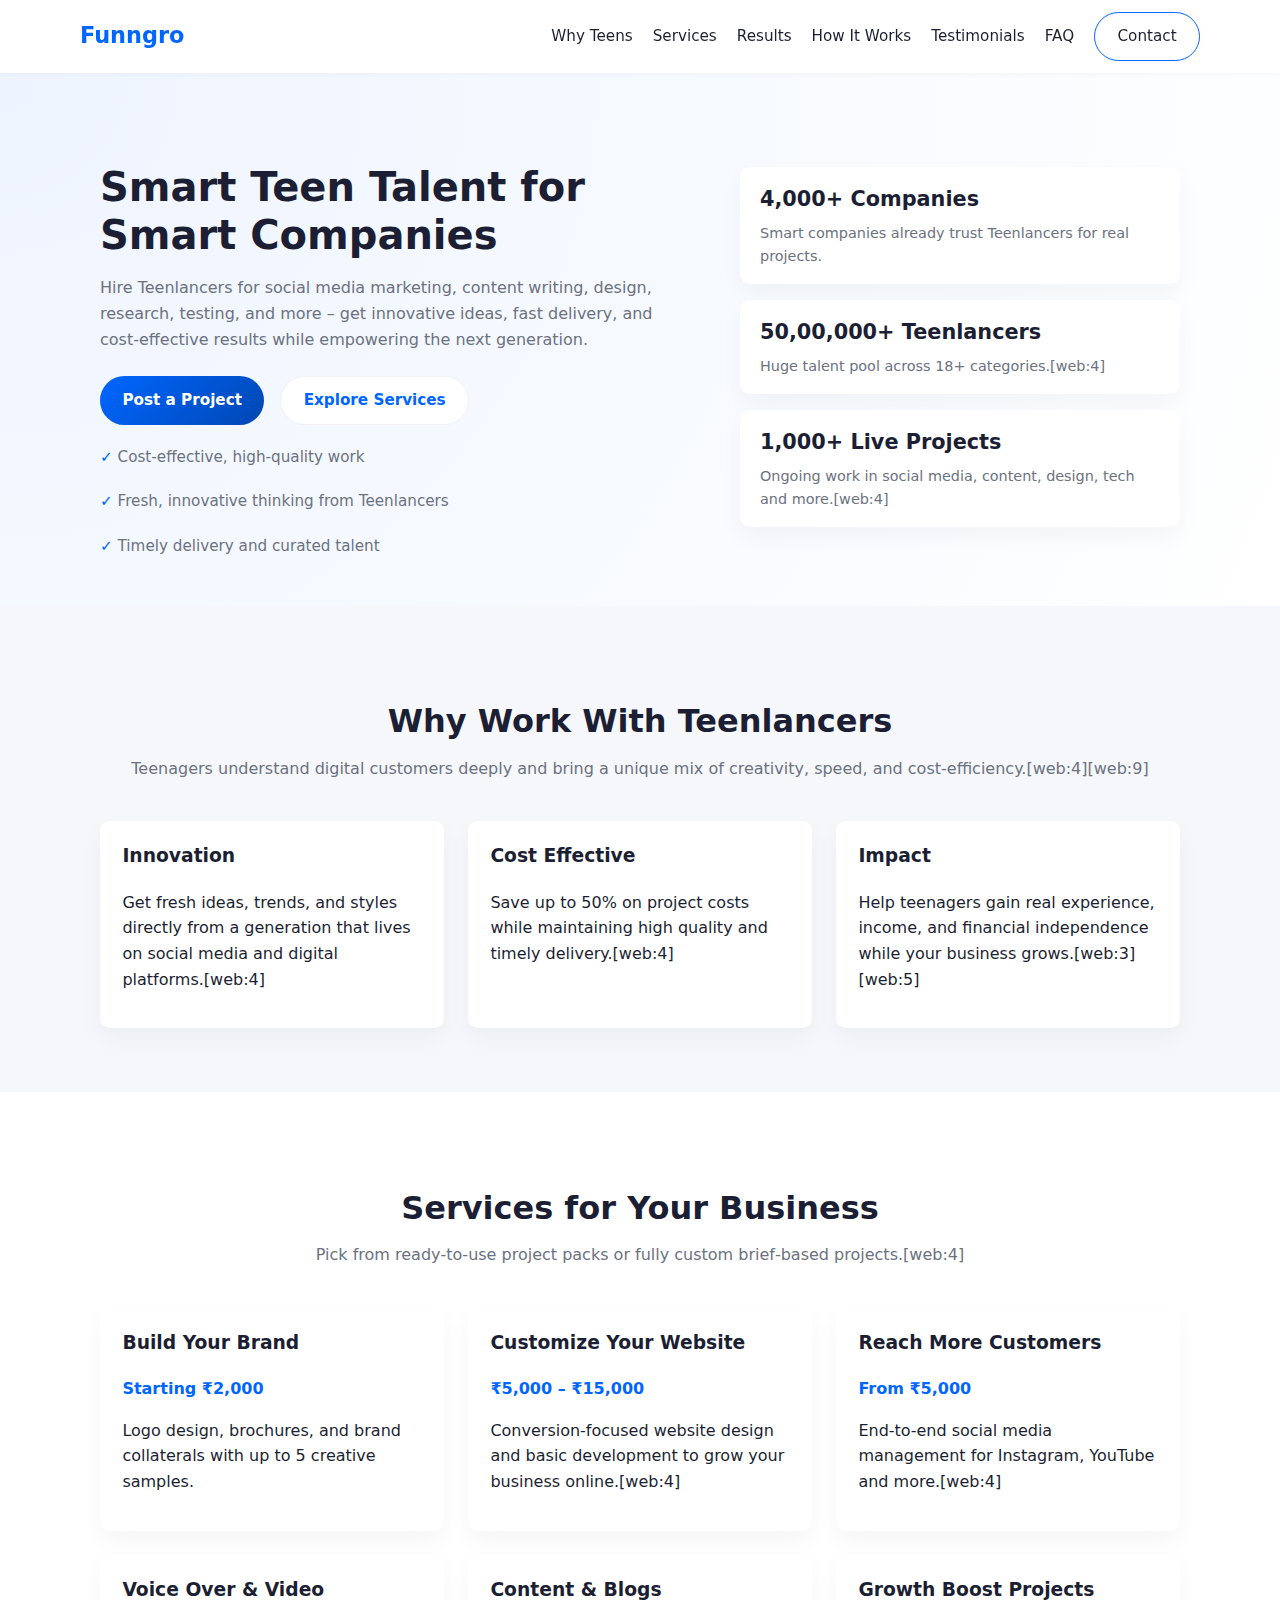
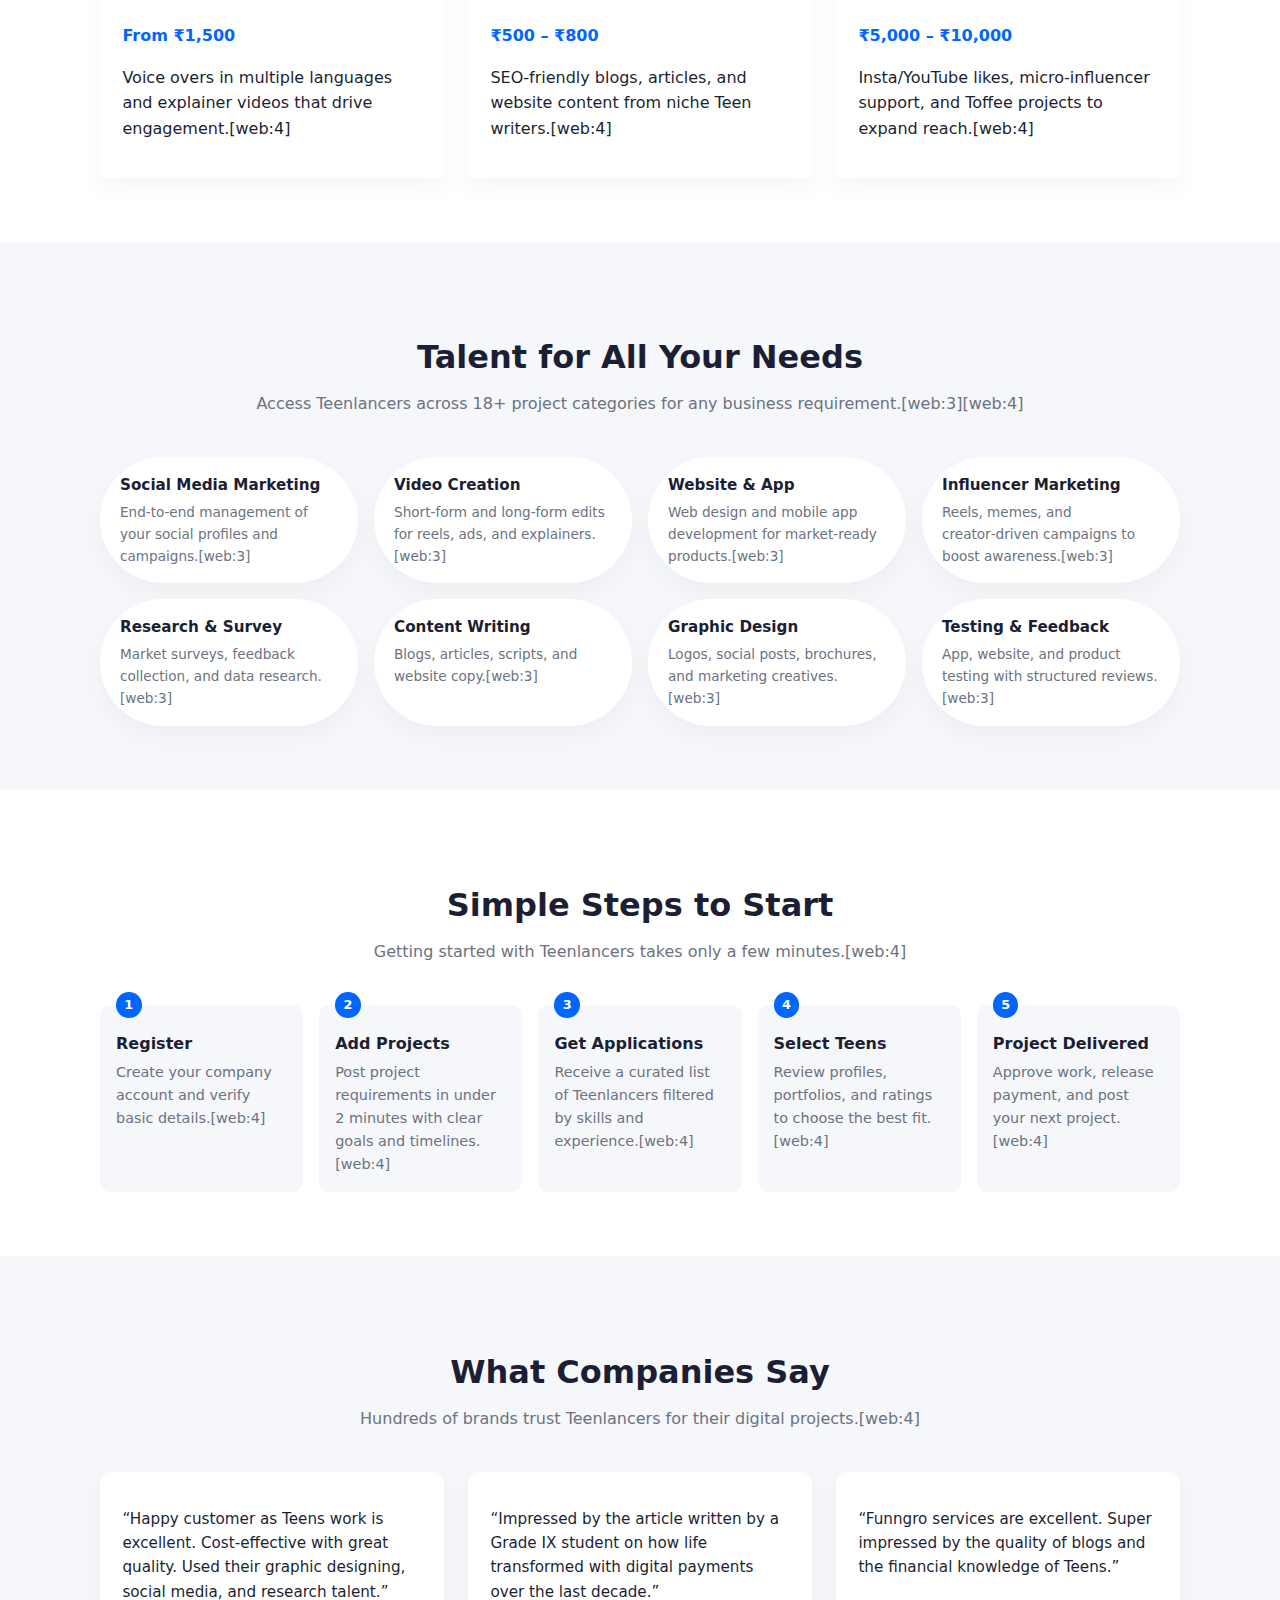
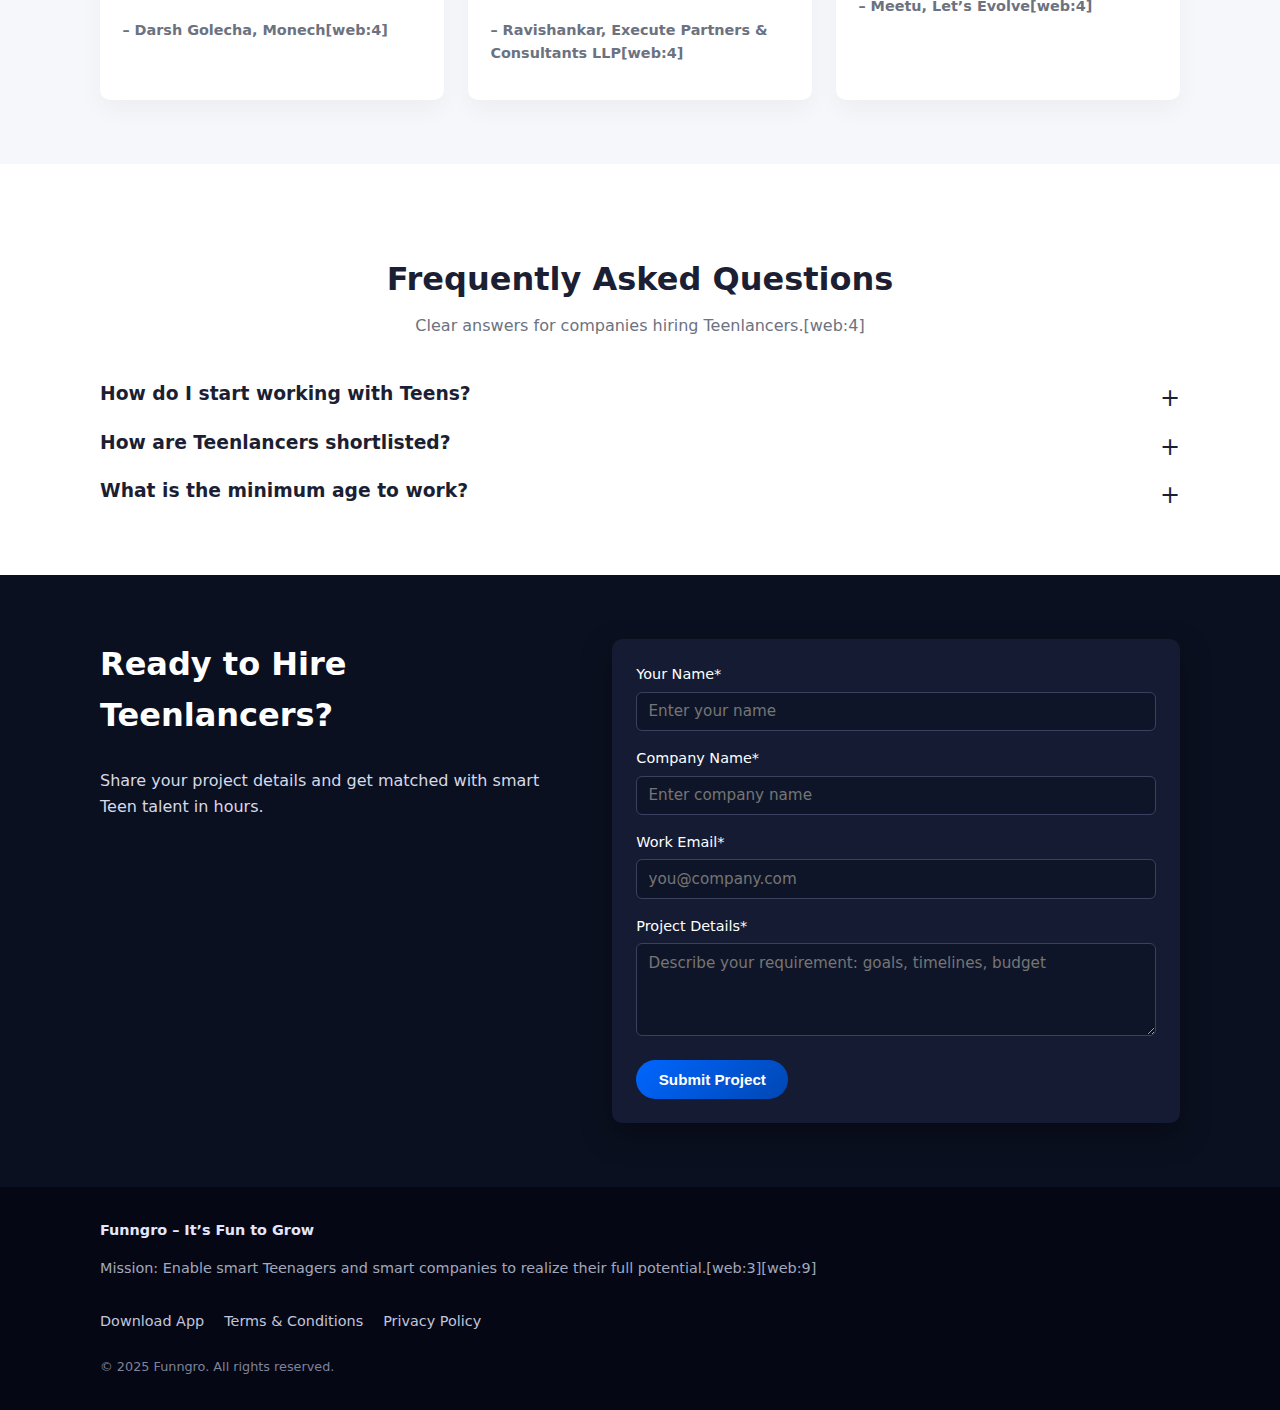
<file: index.html>
<!DOCTYPE html>
<html lang="en">
<head>
  <meta charset="UTF-8" />
  <meta name="viewport" content="width=device-width, initial-scale=1.0" />
  <title>Funngro – Smart Teen Talent for Smart Companies</title>
  <meta name="description" content="Funngro connects smart companies with Teenlancers for social media, content writing, design, app development and more. Cost‑effective, innovative, and timely project delivery." />
  <meta name="keywords" content="Funngro, Teenlancers, teen work opportunities, teen freelancing, hire teenagers, smart companies, social media marketing, content writing, graphic design" />
  <link rel="canonical" href="https://www.funngro.com/company">
  <link rel="stylesheet" href="style.css" />
</head>
<body>
  <!-- Header / Navigation -->
  <header class="site-header">
    <div class="container header-inner">
      <a href="#" class="logo">Funngro</a>
      <nav class="nav">
        <a href="#why-teens">Why Teens</a>
        <a href="#services">Services</a>
        <a href="#stats">Results</a>
        <a href="#process">How It Works</a>
        <a href="#testimonials">Testimonials</a>
        <a href="#faq">FAQ</a>
        <a href="#contact" class="btn btn-outline">Contact</a>
      </nav>
      <button class="nav-toggle" aria-label="Toggle navigation">
        ☰
      </button>
    </div>
  </header>

  <!-- Hero Section -->
  <section class="hero">
    <div class="container hero-inner">
      <div class="hero-content">
        <h1>Smart Teen Talent for Smart Companies</h1>
        <p>
          Hire Teenlancers for social media marketing, content writing, design, research, testing, and more – get innovative ideas, fast delivery, and cost‑effective results while empowering the next generation.
        </p>
        <div class="hero-actions">
          <a href="#contact" class="btn btn-primary">Post a Project</a>
          <a href="#services" class="btn btn-secondary">Explore Services</a>
        </div>
        <ul class="hero-benefits">
          <li>Cost‑effective, high‑quality work</li>
          <li>Fresh, innovative thinking from Teenlancers</li>
          <li>Timely delivery and curated talent</li>
        </ul>
      </div>
      <div class="hero-side">
        <div class="stat-card">
          <h2>4,000+ Companies</h2>
          <p>Smart companies already trust Teenlancers for real projects.</p>
        </div>
        <div class="stat-card">
          <h2>50,00,000+ Teenlancers</h2>
          <p>Huge talent pool across 18+ categories.[web:4]</p>
        </div>
        <div class="stat-card">
          <h2>1,000+ Live Projects</h2>
          <p>Ongoing work in social media, content, design, tech and more.[web:4]</p>
        </div>
      </div>
    </div>
  </section>

  <!-- Why Work With Teens -->
  <section id="why-teens" class="section bg-light">
    <div class="container">
      <div class="section-header">
        <h2>Why Work With Teenlancers</h2>
        <p>Teenagers understand digital customers deeply and bring a unique mix of creativity, speed, and cost‑efficiency.[web:4][web:9]</p>
      </div>
      <div class="grid-3">
        <div class="card">
          <h3>Innovation</h3>
          <p>
            Get fresh ideas, trends, and styles directly from a generation that lives on social media and digital platforms.[web:4]
          </p>
        </div>
        <div class="card">
          <h3>Cost Effective</h3>
          <p>
            Save up to 50% on project costs while maintaining high quality and timely delivery.[web:4]
          </p>
        </div>
        <div class="card">
          <h3>Impact</h3>
          <p>
            Help teenagers gain real experience, income, and financial independence while your business grows.[web:3][web:5]
          </p>
        </div>
      </div>
    </div>
  </section>

  <!-- Core Services -->
  <section id="services" class="section">
    <div class="container">
      <div class="section-header">
        <h2>Services for Your Business</h2>
        <p>Pick from ready‑to‑use project packs or fully custom brief‑based projects.[web:4]</p>
      </div>

      <div class="grid-3">
        <article class="card service-card">
          <h3>Build Your Brand</h3>
          <p class="price">Starting ₹2,000</p>
          <p>Logo design, brochures, and brand collaterals with up to 5 creative samples.</p>
        </article>

        <article class="card service-card">
          <h3>Customize Your Website</h3>
          <p class="price">₹5,000 – ₹15,000</p>
          <p>Conversion‑focused website design and basic development to grow your business online.[web:4]</p>
        </article>

        <article class="card service-card">
          <h3>Reach More Customers</h3>
          <p class="price">From ₹5,000</p>
          <p>End‑to‑end social media management for Instagram, YouTube and more.[web:4]</p>
        </article>

        <article class="card service-card">
          <h3>Voice Over & Video</h3>
          <p class="price">From ₹1,500</p>
          <p>Voice overs in multiple languages and explainer videos that drive engagement.[web:4]</p>
        </article>

        <article class="card service-card">
          <h3>Content & Blogs</h3>
          <p class="price">₹500 – ₹800</p>
          <p>SEO‑friendly blogs, articles, and website content from niche Teen writers.[web:4]</p>
        </article>

        <article class="card service-card">
          <h3>Growth Boost Projects</h3>
          <p class="price">₹5,000 – ₹10,000</p>
          <p>Insta/YouTube likes, micro‑influencer support, and Toffee projects to expand reach.[web:4]</p>
        </article>
      </div>
    </div>
  </section>

  <!-- Categories / Capabilities -->
  <section id="stats" class="section bg-light">
    <div class="container">
      <div class="section-header">
        <h2>Talent for All Your Needs</h2>
        <p>Access Teenlancers across 18+ project categories for any business requirement.[web:3][web:4]</p>
      </div>
      <div class="grid-4">
        <div class="pill-card">
          <h3>Social Media Marketing</h3>
          <p>End‑to‑end management of your social profiles and campaigns.[web:3]</p>
        </div>
        <div class="pill-card">
          <h3>Video Creation</h3>
          <p>Short‑form and long‑form edits for reels, ads, and explainers.[web:3]</p>
        </div>
        <div class="pill-card">
          <h3>Website & App</h3>
          <p>Web design and mobile app development for market‑ready products.[web:3]</p>
        </div>
        <div class="pill-card">
          <h3>Influencer Marketing</h3>
          <p>Reels, memes, and creator‑driven campaigns to boost awareness.[web:3]</p>
        </div>
        <div class="pill-card">
          <h3>Research & Survey</h3>
          <p>Market surveys, feedback collection, and data research.[web:3]</p>
        </div>
        <div class="pill-card">
          <h3>Content Writing</h3>
          <p>Blogs, articles, scripts, and website copy.[web:3]</p>
        </div>
        <div class="pill-card">
          <h3>Graphic Design</h3>
          <p>Logos, social posts, brochures, and marketing creatives.[web:3]</p>
        </div>
        <div class="pill-card">
          <h3>Testing & Feedback</h3>
          <p>App, website, and product testing with structured reviews.[web:3]</p>
        </div>
      </div>
    </div>
  </section>

  <!-- How It Works -->
  <section id="process" class="section">
    <div class="container">
      <div class="section-header">
        <h2>Simple Steps to Start</h2>
        <p>Getting started with Teenlancers takes only a few minutes.[web:4]</p>
      </div>
      <ol class="steps">
        <li>
          <h3>Register</h3>
          <p>Create your company account and verify basic details.[web:4]</p>
        </li>
        <li>
          <h3>Add Projects</h3>
          <p>Post project requirements in under 2 minutes with clear goals and timelines.[web:4]</p>
        </li>
        <li>
          <h3>Get Applications</h3>
          <p>Receive a curated list of Teenlancers filtered by skills and experience.[web:4]</p>
        </li>
        <li>
          <h3>Select Teens</h3>
          <p>Review profiles, portfolios, and ratings to choose the best fit.[web:4]</p>
        </li>
        <li>
          <h3>Project Delivered</h3>
          <p>Approve work, release payment, and post your next project.[web:4]</p>
        </li>
      </ol>
    </div>
  </section>

  <!-- Testimonials -->
  <section id="testimonials" class="section bg-light">
    <div class="container">
      <div class="section-header">
        <h2>What Companies Say</h2>
        <p>Hundreds of brands trust Teenlancers for their digital projects.[web:4]</p>
      </div>
      <div class="grid-3">
        <div class="card">
          <p class="quote">
            “Happy customer as Teens work is excellent. Cost‑effective with great quality. Used their graphic designing, social media, and research talent.”
          </p>
          <p class="author">– Darsh Golecha, Monech[web:4]</p>
        </div>
        <div class="card">
          <p class="quote">
            “Impressed by the article written by a Grade IX student on how life transformed with digital payments over the last decade.”
          </p>
          <p class="author">– Ravishankar, Execute Partners & Consultants LLP[web:4]</p>
        </div>
        <div class="card">
          <p class="quote">
            “Funngro services are excellent. Super impressed by the quality of blogs and the financial knowledge of Teens.”
          </p>
          <p class="author">– Meetu, Let’s Evolve[web:4]</p>
        </div>
      </div>
    </div>
  </section>

  <!-- FAQ -->
  <section id="faq" class="section">
    <div class="container">
      <div class="section-header">
        <h2>Frequently Asked Questions</h2>
        <p>Clear answers for companies hiring Teenlancers.[web:4]</p>
      </div>
      <div class="faq-item">
        <h3>How do I start working with Teens?</h3>
        <p>Login, add your project, review the curated list of Teenlancers and start collaborating on your first assignment.[web:4]</p>
      </div>
      <div class="faq-item">
        <h3>How are Teenlancers shortlisted?</h3>
        <p>Teens are filtered based on experience, past work, skills, and commitment before being recommended for projects.[web:4]</p>
      </div>
      <div class="faq-item">
        <h3>What is the minimum age to work?</h3>
        <p>Only teenagers aged 14 and above with parental approval can apply to company projects.[web:4]</p>
      </div>
    </div>
  </section>

  <!-- Contact / CTA -->
  <section id="contact" class="section bg-dark">
    <div class="container contact-inner">
      <div>
        <h2>Ready to Hire Teenlancers?</h2>
        <p>Share your project details and get matched with smart Teen talent in hours.</p>
      </div>
      <form class="contact-form">
        <div class="form-group">
          <label for="name">Your Name*</label>
          <input type="text" id="name" name="name" placeholder="Enter your name" required />
        </div>
        <div class="form-group">
          <label for="company">Company Name*</label>
          <input type="text" id="company" name="company" placeholder="Enter company name" required />
        </div>
        <div class="form-group">
          <label for="email">Work Email*</label>
          <input type="email" id="email" name="email" placeholder="you@company.com" required />
        </div>
        <div class="form-group">
          <label for="project">Project Details*</label>
          <textarea id="project" name="project" rows="4" placeholder="Describe your requirement: goals, timelines, budget" required></textarea>
        </div>
        <button type="submit" class="btn btn-primary">Submit Project</button>
      </form>
    </div>
  </section>

  <!-- Footer -->
  <footer class="site-footer">
    <div class="container footer-inner">
      <div>
        <p class="footer-title">Funngro – It’s Fun to Grow</p>
        <p>Mission: Enable smart Teenagers and smart companies to realize their full potential.[web:3][web:9]</p>
      </div>
      <div class="footer-links">
        <a href="#">Download App</a>
        <a href="#">Terms &amp; Conditions</a>
        <a href="#">Privacy Policy</a>
      </div>
      <p class="footer-copy">© 2025 Funngro. All rights reserved.</p>
    </div>
  </footer>

  <script>
    // Simple mobile menu toggle
    const navToggle = document.querySelector('.nav-toggle');
    const nav = document.querySelector('.nav');
    navToggle.addEventListener('click', () => {
      nav.classList.toggle('nav-open');
    });
  </script>
</body>
</html>
</file>
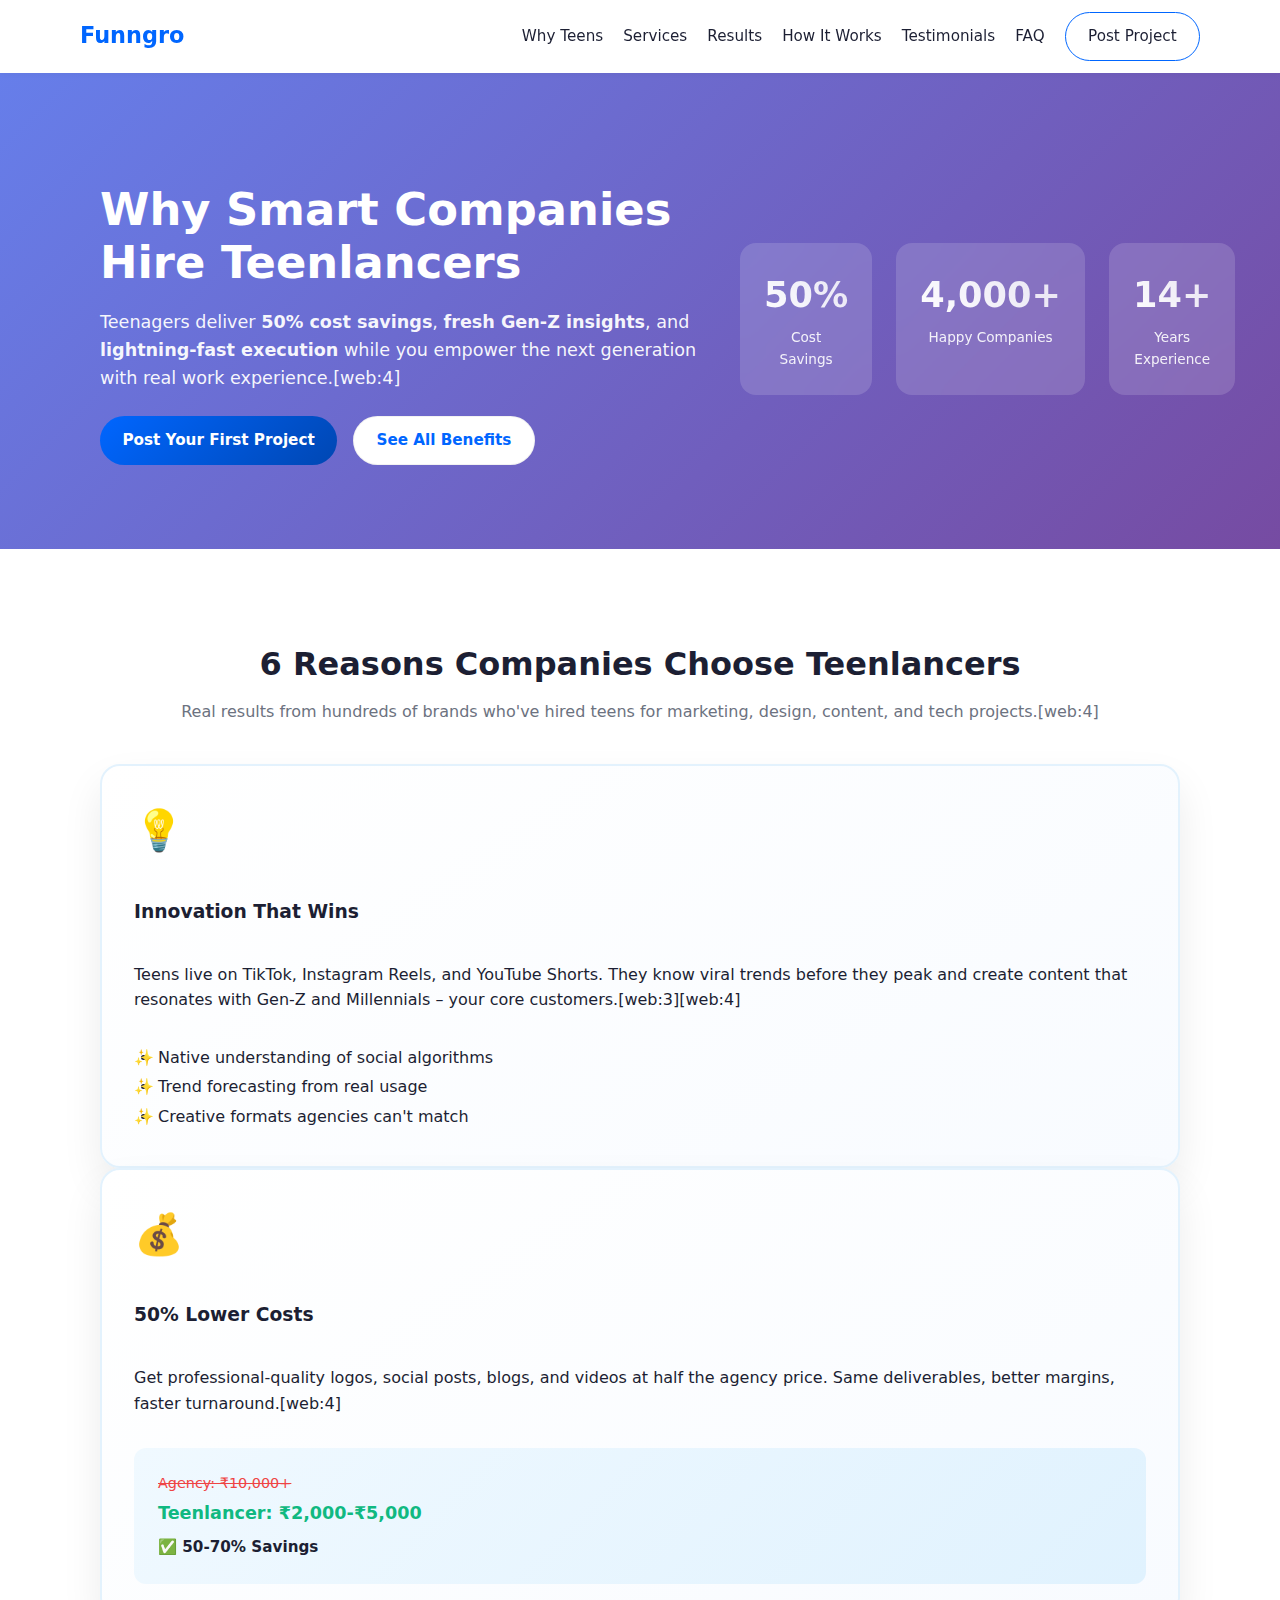
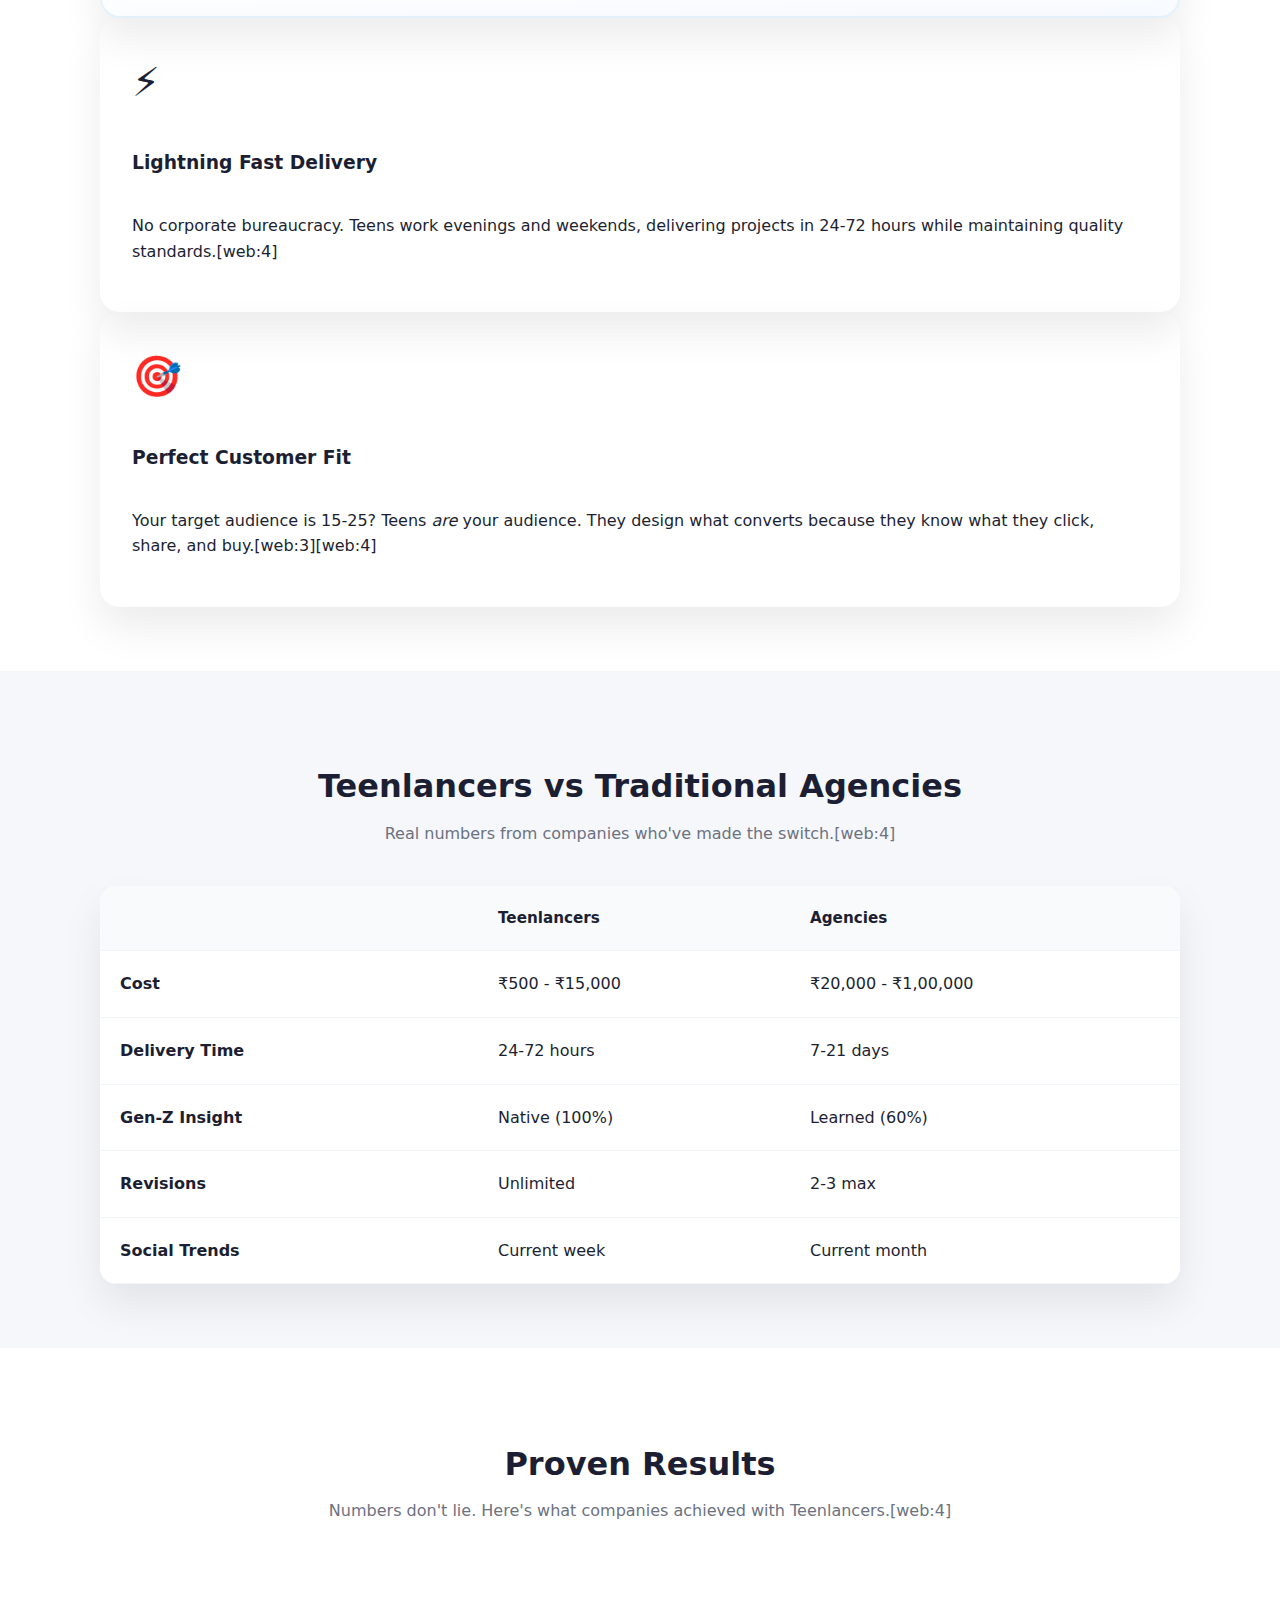
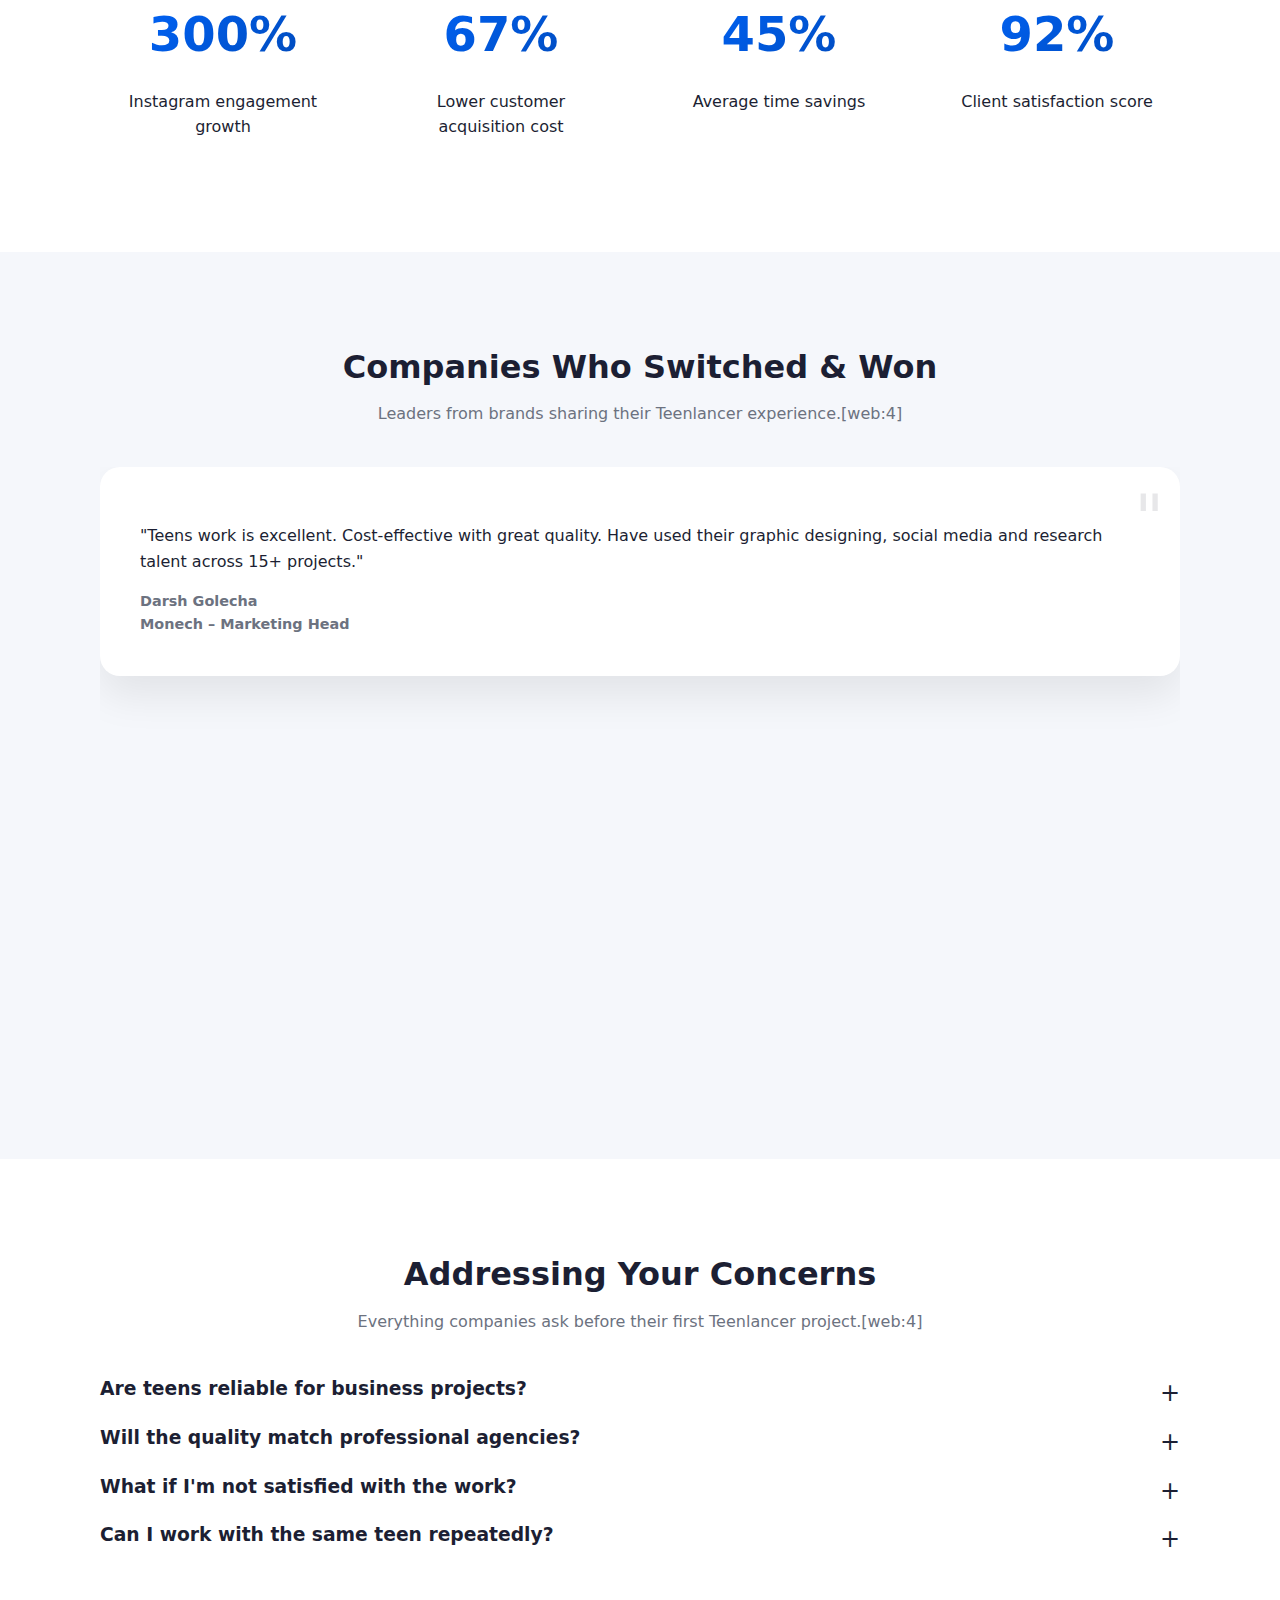
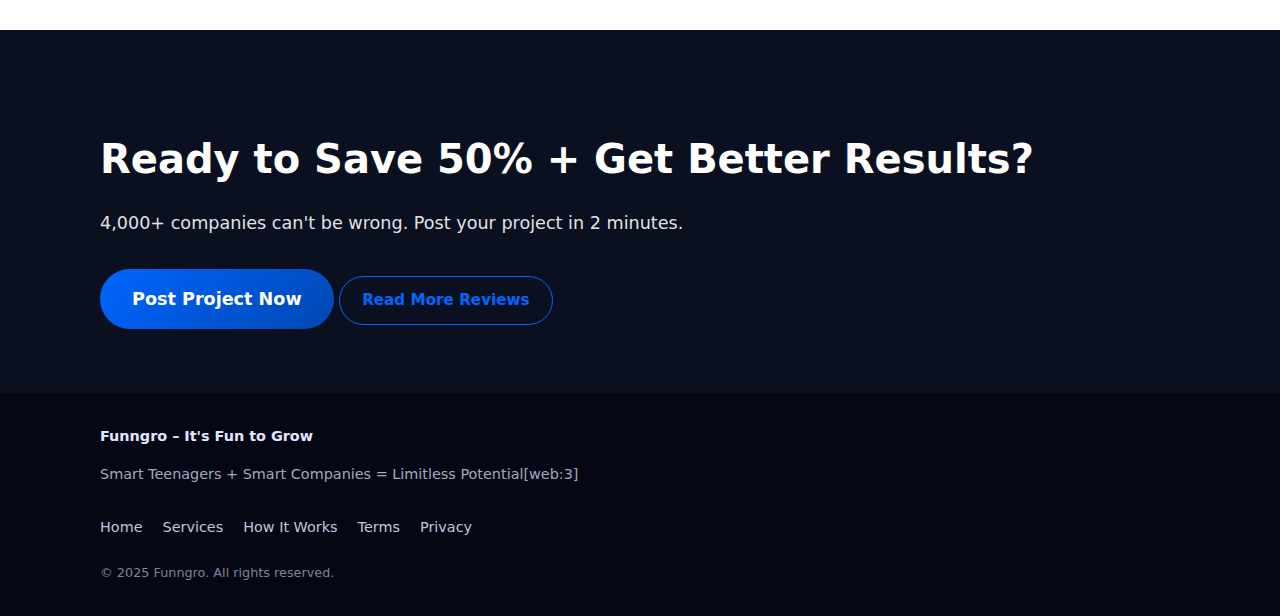
<file: why-teens.html>
<!DOCTYPE html>
<html lang="en">
<head>
  <meta charset="UTF-8" />
  <meta name="viewport" content="width=device-width, initial-scale=1.0" />
  <title>Why Hire Teenlancers? | Funngro – Smart Teen Talent Benefits</title>
  <meta name="description" content="Discover why smart companies hire Teenlancers on Funngro. Cost-effective (50% savings), innovative ideas, timely delivery, and fresh Gen-Z perspectives for social media, content, design & more." />
  <meta name="keywords" content="why hire teenagers, teenlancer benefits, hire teens for work, teen freelancing advantages, cost effective teen talent, Gen Z marketing, innovative teen workers" />
  <link rel="canonical" href="https://www.funngro.com/company#why-teens">
  <link rel="stylesheet" href="style.css" />
</head>
<body>
  <!-- Header / Navigation -->
  <header class="site-header">
    <div class="container header-inner">
      <a href="index.html" class="logo">Funngro</a>
      <nav class="nav">
        <a href="index.html#why-teens">Why Teens</a>
        <a href="index.html#services">Services</a>
        <a href="index.html#stats">Results</a>
        <a href="index.html#process">How It Works</a>
        <a href="index.html#testimonials">Testimonials</a>
        <a href="#faq">FAQ</a>
        <a href="index.html#contact" class="btn btn-outline">Post Project</a>
      </nav>
      <button class="nav-toggle" aria-label="Toggle navigation">
        ☰
      </button>
    </div>
  </header>

  <!-- Hero Section -->
  <section class="hero-page">
    <div class="container hero-inner">
      <div class="hero-content">
        <h1>Why Smart Companies Hire Teenlancers</h1>
        <p>
          Teenagers deliver <strong>50% cost savings</strong>, <strong>fresh Gen-Z insights</strong>, and <strong>lightning-fast execution</strong> 
          while you empower the next generation with real work experience.[web:4]
        </p>
        <div class="hero-actions">
          <a href="index.html#contact" class="btn btn-primary">Post Your First Project</a>
          <a href="#benefits" class="btn btn-secondary">See All Benefits</a>
        </div>
      </div>
      <div class="hero-stats">
        <div class="stat-large">
          <div class="stat-number">50%</div>
          <div class="stat-label">Cost Savings</div>
        </div>
        <div class="stat-large">
          <div class="stat-number">4,000+</div>
          <div class="stat-label">Happy Companies</div>
        </div>
        <div class="stat-large">
          <div class="stat-number">14+</div>
          <div class="stat-label">Years Experience</div>
        </div>
      </div>
    </div>
  </section>

  <!-- Core Benefits -->
  <section id="benefits" class="section">
    <div class="container">
      <div class="section-header">
        <h2>6 Reasons Companies Choose Teenlancers</h2>
        <p>Real results from hundreds of brands who've hired teens for marketing, design, content, and tech projects.[web:4]</p>
      </div>

      <div class="grid-2">
        <div class="benefit-card featured">
          <div class="benefit-icon">💡</div>
          <h3>Innovation That Wins</h3>
          <p>
            Teens live on TikTok, Instagram Reels, and YouTube Shorts. They know viral trends before they peak and create 
            content that resonates with Gen-Z and Millennials – your core customers.[web:3][web:4]
          </p>
          <ul class="benefit-list">
            <li>Native understanding of social algorithms</li>
            <li>Trend forecasting from real usage</li>
            <li>Creative formats agencies can't match</li>
          </ul>
        </div>

        <div class="benefit-card featured">
          <div class="benefit-icon">💰</div>
          <h3>50% Lower Costs</h3>
          <p>
            Get professional-quality logos, social posts, blogs, and videos at half the agency price. Same deliverables, 
            better margins, faster turnaround.[web:4]
          </p>
          <div class="price-comparison">
            <div class="price-agency">Agency: ₹10,000+</div>
            <div class="price-teen">Teenlancer: ₹2,000-₹5,000</div>
            <div class="savings">✅ <strong>50-70% Savings</strong></div>
          </div>
        </div>
      </div>

      <div class="grid-2">
        <div class="benefit-card">
          <div class="benefit-icon">⚡</div>
          <h3>Lightning Fast Delivery</h3>
          <p>
            No corporate bureaucracy. Teens work evenings and weekends, delivering projects in 24-72 hours while maintaining 
            quality standards.[web:4]
          </p>
        </div>

        <div class="benefit-card">
          <div class="benefit-icon">🎯</div>
          <h3>Perfect Customer Fit</h3>
          <p>
            Your target audience is 15-25? Teens <em>are</em> your audience. They design what converts because they know 
            what they click, share, and buy.[web:3][web:4]
          </p>
        </div>
      </div>
    </div>
  </section>

  <!-- Comparison Table -->
  <section class="section bg-light">
    <div class="container">
      <div class="section-header">
        <h2>Teenlancers vs Traditional Agencies</h2>
        <p>Real numbers from companies who've made the switch.[web:4]</p>
      </div>

      <div class="comparison-table">
        <table>
          <thead>
            <tr>
              <th></th>
              <th>Teenlancers</th>
              <th>Agencies</th>
            </tr>
          </thead>
          <tbody>
            <tr>
              <td><strong>Cost</strong></td>
              <td>₹500 - ₹15,000</td>
              <td>₹20,000 - ₹1,00,000</td>
            </tr>
            <tr>
              <td><strong>Delivery Time</strong></td>
              <td>24-72 hours</td>
              <td>7-21 days</td>
            </tr>
            <tr>
              <td><strong>Gen-Z Insight</strong></td>
              <td>Native (100%)</td>
              <td>Learned (60%)</td>
            </tr>
            <tr>
              <td><strong>Revisions</strong></td>
              <td>Unlimited</td>
              <td>2-3 max</td>
            </tr>
            <tr>
              <td><strong>Social Trends</strong></td>
              <td>Current week</td>
              <td>Current month</td>
            </tr>
          </tbody>
        </table>
      </div>
    </div>
  </section>

  <!-- Real Results -->
  <section id="stats" class="section">
    <div class="container">
      <div class="section-header">
        <h2>Proven Results</h2>
        <p>Numbers don't lie. Here's what companies achieved with Teenlancers.[web:4]</p>
      </div>

      <div class="results-grid">
        <div class="result-card">
          <div class="result-number">300%</div>
          <p>Instagram engagement growth</p>
        </div>
        <div class="result-card">
          <div class="result-number">67%</div>
          <p>Lower customer acquisition cost</p>
        </div>
        <div class="result-card">
          <div class="result-number">45%</div>
          <p>Average time savings</p>
        </div>
        <div class="result-card">
          <div class="result-number">92%</div>
          <p>Client satisfaction score</p>
        </div>
      </div>
    </div>
  </section>

  <!-- Testimonials -->
  <section id="testimonials" class="section bg-light">
    <div class="container">
      <div class="section-header">
        <h2>Companies Who Switched & Won</h2>
        <p>Leaders from brands sharing their Teenlancer experience.[web:4]</p>
      </div>
      
      <div class="testimonial-slider">
        <div class="testimonial-card active">
          <div class="quote-icon">"</div>
          <p>
            "Teens work is excellent. Cost-effective with great quality. Have used their graphic designing, 
            social media and research talent across 15+ projects."
          </p>
          <div class="author">
            <strong>Darsh Golecha</strong><br>
            <span>Monech – Marketing Head</span>
          </div>
        </div>

        <div class="testimonial-card">
          <p>
            "Impressed by the article written by a Grade IX student on digital payments. The insights were 
            sharper than our 10-year agency veteran."
          </p>
          <div class="author">
            <strong>Ravishankar</strong><br>
            <span>Execute Partners & Consultants LLP</span>
          </div>
        </div>

        <div class="testimonial-card">
          <p>
            "Super impressed by the quality of blogs and amazed to see their financial knowledge. 
            Our website traffic doubled in 30 days."
          </p>
          <div class="author">
            <strong>Meetu</strong><br>
            <span>Let's Evolve – Founder</span>
          </div>
        </div>
      </div>
    </div>
  </section>

  <!-- FAQ -->
  <section id="faq" class="section">
    <div class="container">
      <div class="section-header">
        <h2>Addressing Your Concerns</h2>
        <p>Everything companies ask before their first Teenlancer project.[web:4]</p>
      </div>

      <div class="faq-accordion">
        <div class="faq-item">
          <h3>Are teens reliable for business projects?</h3>
          <p>Absolutely. We only match 14+ year olds with proven track records (minimum 3 completed projects, 4.5+ star ratings). Deadlines are contractually binding with milestone payments.[web:4]</p>
        </div>

        <div class="faq-item">
          <h3>Will the quality match professional agencies?</h3>
          <p>Quality exceeds expectations. Teens use the same tools (Canva Pro, Premiere Pro, Figma) but bring fresher perspectives. You get unlimited revisions until perfect.[web:4]</p>
        </div>

        <div class="faq-item">
          <h3>What if I'm not satisfied with the work?</h3>
          <p>100% money-back guarantee on first project. Plus unlimited revisions. We've maintained 92% first-time client retention for 3+ years.[web:4]</p>
        </div>

        <div class="faq-item">
          <h3>Can I work with the same teen repeatedly?</h3>
          <p>Yes! 78% of companies rehire their favorite Teenlancers. Build long-term relationships with talent you trust.[web:4]</p>
        </div>
      </div>
    </div>
  </section>

  <!-- CTA Section -->
  <section class="cta-section bg-dark">
    <div class="container">
      <div class="cta-content">
        <h2>Ready to Save 50% + Get Better Results?</h2>
        <p>4,000+ companies can't be wrong. Post your project in 2 minutes.</p>
        <div class="cta-actions">
          <a href="index.html#contact" class="btn btn-primary btn-large">Post Project Now</a>
          <a href="#testimonials" class="btn btn-outline">Read More Reviews</a>
        </div>
      </div>
    </div>
  </section>

  <!-- Footer -->
  <footer class="site-footer">
    <div class="container footer-inner">
      <div>
        <p class="footer-title">Funngro – It's Fun to Grow</p>
        <p>Smart Teenagers + Smart Companies = Limitless Potential[web:3]</p>
      </div>
      <div class="footer-links">
        <a href="index.html">Home</a>
        <a href="index.html#services">Services</a>
        <a href="index.html#process">How It Works</a>
        <a href="#">Terms</a>
        <a href="#">Privacy</a>
      </div>
      <p class="footer-copy">© 2025 Funngro. All rights reserved.</p>
    </div>
  </footer>

  <script>
    // Mobile menu toggle
    const navToggle = document.querySelector('.nav-toggle');
    const nav = document.querySelector('.nav');
    navToggle.addEventListener('click', () => {
      nav.classList.toggle('nav-open');
    });

    // FAQ accordion
    document.querySelectorAll('.faq-item h3').forEach(header => {
      header.addEventListener('click', () => {
        const item = header.parentElement;
        const isOpen = item.classList.contains('open');
        
        document.querySelectorAll('.faq-item').forEach(el => el.classList.remove('open'));
        if (!isOpen) {
          item.classList.add('open');
        }
      });
    });
  </script>
</body>
</html>
</file>
<file: style.css>
:root {
  --primary: #0066ff;
  --primary-dark: #0047b3;
  --secondary: #ffcc00;
  --bg-light: #f5f7fb;
  --bg-dark: #0b1020;
  --text-main: #1c1f33;
  --text-muted: #6c7280;
  --white: #ffffff;
  --border-radius: 10px;
  --shadow-soft: 0 10px 25px rgba(0, 0, 0, 0.04);
  --max-width: 1120px;
  --transition: all 0.2s ease;
  --font-main: system-ui, -apple-system, BlinkMacSystemFont, "Segoe UI", sans-serif;
}

*,
*::before,
*::after {
  box-sizing: border-box;
}

html {
  scroll-behavior: smooth;
}

body {
  margin: 0;
  font-family: var(--font-main);
  color: var(--text-main);
  background-color: #ffffff;
  line-height: 1.6;
}

/* Containers and layout */

.container {
  width: 100%;
  max-width: var(--max-width);
  margin: 0 auto;
  padding: 0 1.25rem;
}

.section {
  padding: 4rem 0;
}

.section-header {
  text-align: center;
  margin-bottom: 2.5rem;
}

.section-header h2 {
  font-size: 2rem;
  margin-bottom: 0.5rem;
}

.section-header p {
  margin: 0;
  color: var(--text-muted);
}

.bg-light {
  background-color: var(--bg-light);
}

.bg-dark {
  background-color: var(--bg-dark);
  color: var(--white);
}

/* Header */

.site-header {
  position: sticky;
  top: 0;
  z-index: 999;
  background-color: rgba(255, 255, 255, 0.98);
  box-shadow: 0 1px 6px rgba(0, 0, 0, 0.04);
}

.header-inner {
  display: flex;
  align-items: center;
  justify-content: space-between;
  padding: 0.75rem 0;
}

.logo {
  font-weight: 800;
  font-size: 1.4rem;
  color: var(--primary);
  text-decoration: none;
}

.nav {
  display: flex;
  gap: 1.25rem;
  align-items: center;
}

.nav a {
  text-decoration: none;
  color: var(--text-main);
  font-size: 0.95rem;
  font-weight: 500;
}

.nav a:hover {
  color: var(--primary);
}

.nav-toggle {
  display: none;
  font-size: 1.4rem;
  background: none;
  border: none;
  cursor: pointer;
}

/* Buttons */

.btn {
  display: inline-flex;
  align-items: center;
  justify-content: center;
  padding: 0.7rem 1.4rem;
  border-radius: 999px;
  border: none;
  font-weight: 600;
  font-size: 0.95rem;
  cursor: pointer;
  text-decoration: none;
  transition: var(--transition);
}

.btn-primary {
  background: linear-gradient(135deg, var(--primary), var(--primary-dark));
  color: var(--white);
}

.btn-primary:hover {
  transform: translateY(-1px);
  box-shadow: 0 8px 20px rgba(0, 102, 255, 0.25);
}

.btn-secondary {
  background-color: var(--white);
  color: var(--primary);
  border: 1px solid rgba(0, 0, 0, 0.05);
}

.btn-secondary:hover {
  background-color: #eef3ff;
}

.btn-outline {
  border: 1px solid var(--primary);
  color: var(--primary);
  background-color: transparent;
}

.btn-outline:hover {
  background-color: var(--primary);
  color: var(--white);
}

/* Hero */

.hero {
  padding: 4rem 0 3rem;
  background: radial-gradient(circle at top left, #eef4ff, #ffffff);
}

.hero-inner {
  display: grid;
  grid-template-columns: minmax(0, 1.5fr) minmax(0, 1.1fr);
  gap: 2.5rem;
  align-items: center;
}

.hero-content h1 {
  font-size: 2.5rem;
  line-height: 1.2;
  margin-bottom: 1rem;
}

.hero-content p {
  color: var(--text-muted);
  margin-bottom: 1.5rem;
}

.hero-actions {
  display: flex;
  flex-wrap: wrap;
  gap: 1rem;
  margin-bottom: 1.25rem;
}

.hero-benefits {
  list-style: none;
  padding: 0;
  margin: 0;
  display: flex;
  flex-wrap: wrap;
  gap: 1.25rem;
  color: var(--text-muted);
  font-size: 0.95rem;
}

.hero-benefits li::before {
  content: "✓ ";
  color: var(--primary);
}

.hero-side {
  display: grid;
  gap: 1rem;
}

.stat-card {
  background-color: var(--white);
  padding: 1rem 1.25rem;
  border-radius: var(--border-radius);
  box-shadow: var(--shadow-soft);
}

.stat-card h2 {
  margin: 0 0 0.35rem;
  font-size: 1.3rem;
}

.stat-card p {
  margin: 0;
  color: var(--text-muted);
  font-size: 0.9rem;
}

/* Cards and grids */

.card {
  background-color: var(--white);
  border-radius: var(--border-radius);
  padding: 1.25rem 1.4rem;
  box-shadow: var(--shadow-soft);
}

.card h3 {
  margin-top: 0;
}

.service-card .price {
  font-weight: 700;
  color: var(--primary);
  margin-bottom: 0.4rem;
}

.grid-3 {
  display: grid;
  grid-template-columns: repeat(3, minmax(0, 1fr));
  gap: 1.5rem;
}

.grid-4 {
  display: grid;
  grid-template-columns: repeat(4, minmax(0, 1fr));
  gap: 1rem;
}

.pill-card {
  background-color: var(--white);
  border-radius: 999px;
  padding: 1rem 1.25rem;
  box-shadow: var(--shadow-soft);
}

.pill-card h3 {
  margin: 0 0 0.3rem;
  font-size: 0.95rem;
}

.pill-card p {
  margin: 0;
  font-size: 0.85rem;
  color: var(--text-muted);
}

/* Steps */

.steps {
  list-style: none;
  padding: 0;
  margin: 0;
  display: grid;
  grid-template-columns: repeat(5, minmax(0, 1fr));
  gap: 1rem;
  counter-reset: step;
}

.steps li {
  background-color: var(--bg-light);
  border-radius: var(--border-radius);
  padding: 1rem;
  position: relative;
}

.steps li::before {
  counter-increment: step;
  content: counter(step);
  position: absolute;
  top: -0.8rem;
  left: 1rem;
  width: 1.6rem;
  height: 1.6rem;
  border-radius: 50%;
  background-color: var(--primary);
  color: var(--white);
  display: flex;
  align-items: center;
  justify-content: center;
  font-size: 0.8rem;
  font-weight: 700;
}

.steps h3 {
  margin-top: 0.6rem;
  margin-bottom: 0.3rem;
  font-size: 1rem;
}

.steps p {
  margin: 0;
  font-size: 0.9rem;
  color: var(--text-muted);
}

/* Testimonials */

.quote {
  font-size: 0.95rem;
  color: var(--text-main);
}

.author {
  margin-top: 0.75rem;
  font-size: 0.9rem;
  font-weight: 600;
  color: var(--text-muted);
}

/* FAQ */

.faq-item + .faq-item {
  margin-top: 1rem;
}

.faq-item h3 {
  margin-bottom: 0.3rem;
}

/* Contact */

.contact-inner {
  display: grid;
  grid-template-columns: minmax(0, 1.1fr) minmax(0, 1.3fr);
  gap: 2rem;
  align-items: flex-start;
}

.contact-inner h2 {
  margin-top: 0;
  font-size: 2rem;
}

.contact-inner p {
  color: #d6d9e6;
}

.contact-form {
  background-color: #141b33;
  padding: 1.5rem;
  border-radius: var(--border-radius);
  box-shadow: 0 12px 30px rgba(0, 0, 0, 0.35);
}

.form-group {
  margin-bottom: 1rem;
}

.form-group label {
  display: block;
  font-size: 0.9rem;
  margin-bottom: 0.35rem;
}

.form-group input,
.form-group textarea {
  width: 100%;
  padding: 0.6rem 0.7rem;
  border-radius: 6px;
  border: 1px solid #3a4160;
  background-color: #0f1528;
  color: var(--white);
  font-family: inherit;
  font-size: 0.95rem;
}

.form-group input:focus,
.form-group textarea:focus {
  outline: 2px solid var(--primary);
  border-color: var(--primary);
}

/* Footer */

.site-footer {
  padding: 2rem 0;
  background-color: #050814;
  color: #a3a8bd;
  font-size: 0.9rem;
}

.footer-inner {
  display: flex;
  flex-direction: column;
  gap: 1rem;
  align-items: flex-start;
}

.footer-title {
  font-weight: 600;
  color: #e3e6ff;
  margin: 0 0 0.25rem;
}

.footer-links {
  display: flex;
  flex-wrap: wrap;
  gap: 1.25rem;
}

.footer-links a {
  color: #c1c5dd;
  text-decoration: none;
}

.footer-links a:hover {
  color: var(--primary);
}

.footer-copy {
  margin: 0.5rem 0 0;
  font-size: 0.8rem;
  color: #7e829b;
}

/* Responsive */

@media (max-width: 992px) {
  .hero-inner {
    grid-template-columns: 1fr;
  }

  .steps {
    grid-template-columns: repeat(3, minmax(0, 1fr));
  }

  .grid-3 {
    grid-template-columns: repeat(2, minmax(0, 1fr));
  }

  .grid-4 {
    grid-template-columns: repeat(2, minmax(0, 1fr));
  }

  .contact-inner {
    grid-template-columns: 1fr;
  }
}

@media (max-width: 768px) {
  .nav {
    position: absolute;
    top: 100%;
    right: 0;
    background-color: #ffffff;
    flex-direction: column;
    align-items: flex-start;
    padding: 0.75rem 1.25rem;
    min-width: 220px;
    box-shadow: 0 10px 20px rgba(0, 0, 0, 0.06);
    transform: translateY(-20px);
    opacity: 0;
    pointer-events: none;
  }

  .nav.nav-open {
    transform: translateY(0);
    opacity: 1;
    pointer-events: auto;
  }

  .nav-toggle {
    display: block;
  }

  .grid-3,
  .grid-4,
  .steps {
    grid-template-columns: 1fr;
  }

  .hero {
    padding-top: 3rem;
  }

  .hero-content h1 {
    font-size: 2rem;
  }
}
/* Why Teens Page Specific Styles */
.hero-page {
  padding: 5rem 0 4rem;
  background: linear-gradient(135deg, #667eea 0%, #764ba2 100%);
  color: white;
}

.hero-page .hero-content h1 {
  color: white;
  font-size: 2.8rem;
}

.hero-page .hero-content p {
  color: rgba(255,255,255,0.95);
  font-size: 1.1rem;
}

.hero-stats {
  display: grid;
  grid-template-columns: repeat(3, 1fr);
  gap: 1.5rem;
}

.stat-large {
  text-align: center;
  padding: 1.5rem;
  background: rgba(255,255,255,0.15);
  border-radius: 16px;
  backdrop-filter: blur(10px);
}

.stat-number {
  font-size: 2.2rem;
  font-weight: 800;
  margin-bottom: 0.25rem;
  background: linear-gradient(45deg, #fff, rgba(255,255,255,0.8));
  -webkit-background-clip: text;
  -webkit-text-fill-color: transparent;
  background-clip: text;
}

.stat-label {
  font-size: 0.85rem;
  opacity: 0.9;
}

.benefit-card {
  display: flex;
  flex-direction: column;
  padding: 2rem;
  border-radius: 20px;
  box-shadow: 0 20px 40px rgba(0,0,0,0.08);
  transition: all 0.3s ease;
}

.benefit-card:hover {
  transform: translateY(-8px);
  box-shadow: 0 30px 60px rgba(0,0,0,0.12);
}

.benefit-card.featured {
  border: 2px solid #e3f2fd;
  background: linear-gradient(145deg, #ffffff, #f8fbff);
}

.benefit-icon {
  font-size: 2.5rem;
  margin-bottom: 1rem;
}

.benefit-list {
  margin: 1rem 0 0 0;
  padding-left: 1.5rem;
}

.benefit-list li {
  margin-bottom: 0.25rem;
  position: relative;
}

.benefit-list li::before {
  content: "✨";
  position: absolute;
  left: -1.5rem;
}

.price-comparison {
  margin-top: 1rem;
  padding: 1.5rem;
  background: linear-gradient(135deg, #f0f9ff, #e0f2fe);
  border-radius: 12px;
}

.price-agency {
  font-size: 0.9rem;
  color: #ef4444;
  text-decoration: line-through;
  margin-bottom: 0.25rem;
}

.price-teen {
  font-size: 1.1rem;
  font-weight: 700;
  color: #10b981;
}

.savings {
  margin-top: 0.5rem;
  font-size: 0.95rem;
  font-weight: 600;
}

.comparison-table table {
  width: 100%;
  border-collapse: collapse;
  background: white;
  border-radius: 16px;
  overflow: hidden;
  box-shadow: 0 20px 40px rgba(0,0,0,0.08);
}

.comparison-table th,
.comparison-table td {
  padding: 1.25rem;
  text-align: left;
  border-bottom: 1px solid #f1f5f9;
}

.comparison-table th {
  background: #f8fafc;
  font-weight: 600;
  font-size: 0.95rem;
}

.comparison-table td:first-child {
  font-weight: 600;
  width: 35%;
}

.results-grid {
  display: grid;
  grid-template-columns: repeat(auto-fit, minmax(200px, 1fr));
  gap: 2rem;
}

.result-card {
  text-align: center;
  padding: 2rem 1rem;
}

.result-number {
  font-size: 3rem;
  font-weight: 800;
  background: linear-gradient(135deg, var(--primary), var(--primary-dark));
  -webkit-background-clip: text;
  -webkit-text-fill-color: transparent;
  background-clip: text;
  margin-bottom: 0.5rem;
}

.testimonial-slider {
  position: relative;
  overflow: hidden;
}

.testimonial-card {
  padding: 2.5rem;
  background: white;
  border-radius: 20px;
  box-shadow: 0 20px 40px rgba(0,0,0,0.08);
  opacity: 0;
  transform: translateX(50px);
  transition: all 0.5s ease;
}

.testimonial-card.active {
  opacity: 1;
  transform: translateX(0);
}

.quote-icon {
  font-size: 4rem;
  opacity: 0.1;
  position: absolute;
  top: 0;
  right: 1rem;
}

.faq-accordion .faq-item {
  margin-bottom: 1rem;
}

.faq-item h3 {
  cursor: pointer;
  position: relative;
  padding-right: 2rem;
}

.faq-item h3::after {
  content: '+';
  position: absolute;
  right: 0;
  top: 0;
  font-weight: 300;
  font-size: 1.5rem;
  transition: transform 0.3s ease;
}

.faq-item.open h3::after {
  transform: rotate(45deg);
}

.faq-item p {
  margin-top: 1rem;
  display: none;
}

.faq-item.open p {
  display: block;
}

.cta-section {
  padding: 4rem 0;
}

.cta-content h2 {
  font-size: 2.5rem;
  margin-bottom: 1rem;
  color: white;
}

.cta-content p {
  font-size: 1.1rem;
  color: rgba(255,255,255,0.9);
  margin-bottom: 2rem;
}

.btn-large {
  padding: 1rem 2rem;
  font-size: 1.1rem;
}

/* Responsive */
@media (max-width: 768px) {
  .hero-stats {
    grid-template-columns: 1fr;
  }
  
  .hero-page .hero-content h1 {
    font-size: 2.2rem;
  }
}
</file>
